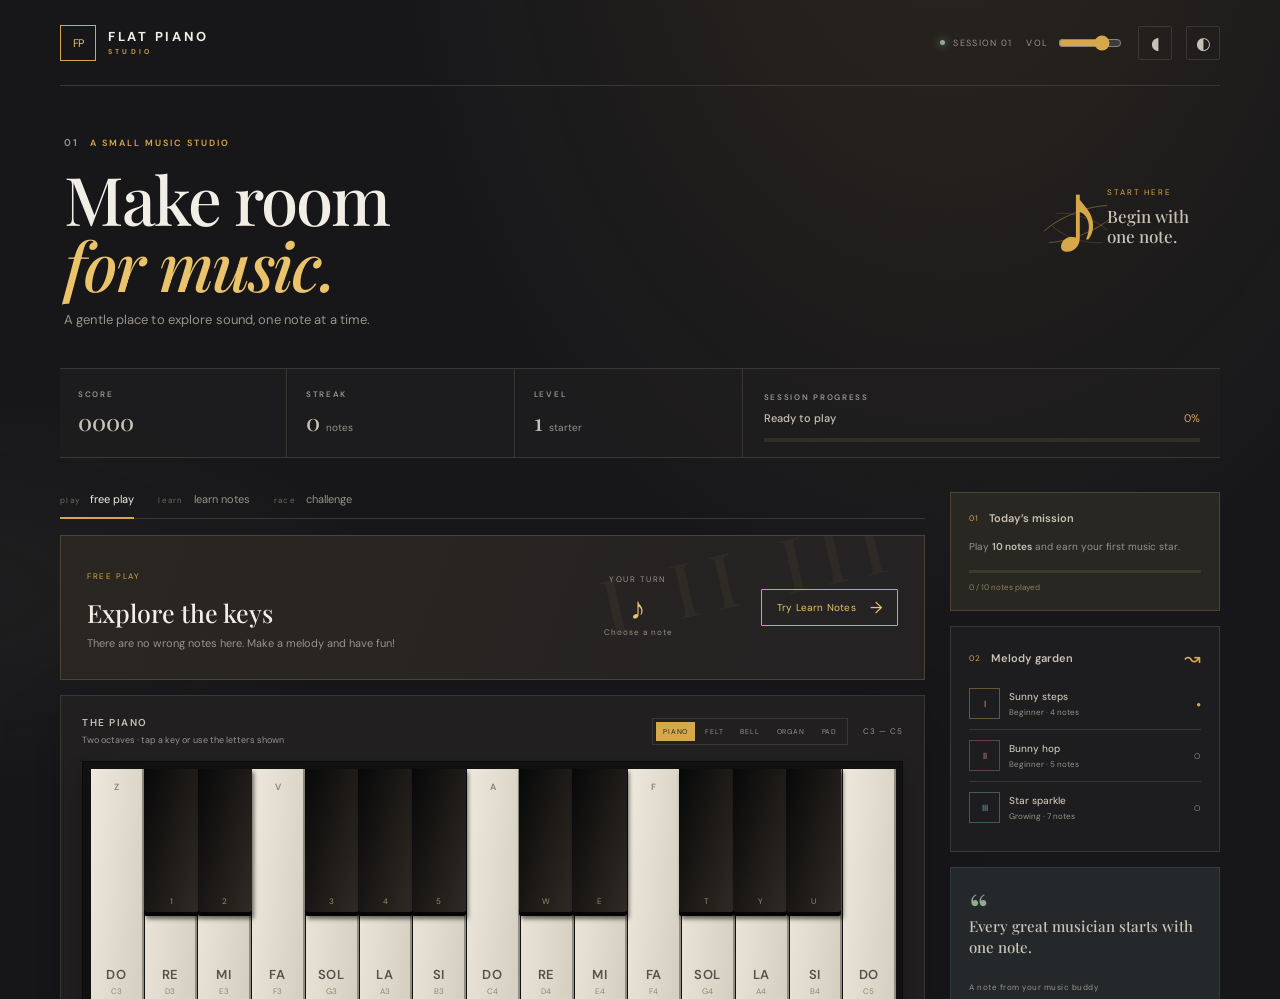
<file: index.html>
<!doctype html>
<html lang="en">
<head>
    <meta charset="utf-8">
    <meta name="viewport" content="width=device-width, initial-scale=1">
    <meta http-equiv="refresh" content="0; url=Piano_html5/">
    <link rel="canonical" href="Piano_html5/">
    <title>Flat Piano Studio</title>
</head>
<body>
    <p><a href="Piano_html5/">Open Flat Piano Studio</a></p>
</body>
</html>
</file>
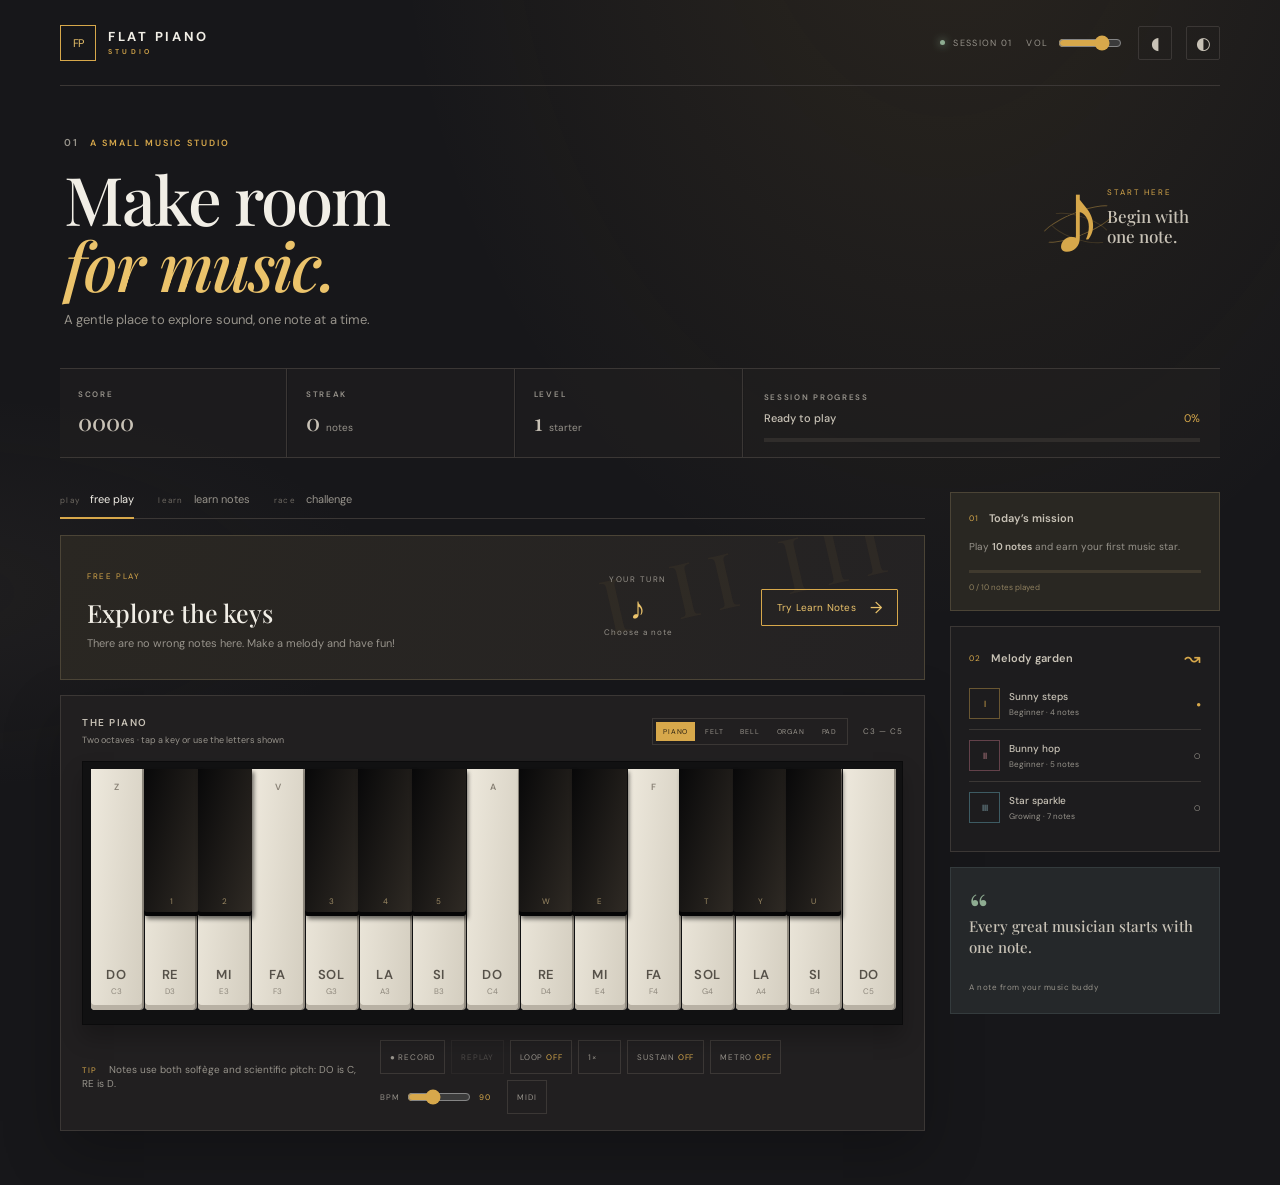
<file: Piano_html5/index.html>
﻿<!DOCTYPE html>
<html lang="en">
<head>
    <meta charset="UTF-8">
    <meta name="viewport" content="width=device-width, initial-scale=1, viewport-fit=cover">
    <meta name="theme-color" content="#17171b">
    <meta name="description" content="Flat Piano — a quiet place to play, learn, and make music.">
    <link rel="icon" href="icon-256.png" sizes="256x256">
    <link rel="apple-touch-icon" href="icon-256.png">
    <link rel="manifest" href="manifest.json">
    <link rel="stylesheet" href="styles.css">
    <title>Flat Piano — Studio</title>
</head>
<body>
    <div class="app-shell">
        <header class="topbar">
            <a class="brand" href="#piano" aria-label="Jump to the piano">
                <span class="brand-mark">FP</span>
                <span class="brand-name">FLAT PIANO<small>STUDIO</small></span>
            </a>
            <div class="topbar-actions">
                <span class="session-status"><i></i> SESSION 01</span>
                <div class="sound-control">
                    <label for="volume">VOL</label>
                    <input id="volume" type="range" min="0" max="100" value="75" aria-label="Volume">
                </div>
                <button class="icon-button" id="sound-toggle" type="button" aria-label="Mute sound" title="Mute sound">◖</button>
                <button class="icon-button" id="theme-toggle" type="button" aria-label="Use light theme" title="Use light theme">◐</button>
            </div>
        </header>

        <main class="dashboard">
            <section class="welcome-row">
                <div class="hero-copy">
                    <p class="eyebrow"><span>01</span> A SMALL MUSIC STUDIO</p>
                    <h1>Make room<br><em>for music.</em></h1>
                    <p class="intro">A gentle place to explore sound, one note at a time.</p>
                </div>
                <div class="hero-note" aria-hidden="true">
                    <span class="note-ring ring-one"></span>
                    <span class="note-ring ring-two"></span>
                    <span class="hero-note-symbol">♪</span>
                    <small>START HERE</small>
                    <strong>Begin with<br>one note.</strong>
                </div>
            </section>

            <section class="stats-row" aria-label="Session stats">
                <article class="stat-card score-card">
                    <span class="stat-caption">SCORE</span>
                    <strong id="score">0000</strong>
                </article>
                <article class="stat-card streak-card">
                    <span class="stat-caption">STREAK</span>
                    <strong id="streak">0 <i>notes</i></strong>
                </article>
                <article class="stat-card level-card">
                    <span class="stat-caption">LEVEL</span>
                    <strong id="level">1 <i>starter</i></strong>
                </article>
                <div class="xp-card">
                    <div><span><small>SESSION PROGRESS</small><strong id="xp-label">Ready to play</strong></span><span id="xp-percent">0%</span></div>
                    <div class="progress-track"><span id="xp-bar"></span></div>
                </div>
            </section>

            <section class="game-layout">
                <div class="play-column">
                    <div class="mode-tabs" role="tablist" aria-label="Game modes">
                        <button class="mode-tab active" data-mode="free" role="tab" aria-selected="true" type="button"><span>PLAY</span> Free play</button>
                        <button class="mode-tab" data-mode="learn" role="tab" aria-selected="false" tabindex="-1" type="button"><span>LEARN</span> Learn notes</button>
                        <button class="mode-tab" data-mode="challenge" role="tab" aria-selected="false" tabindex="-1" type="button"><span>RACE</span> Challenge</button>
                    </div>

                    <div class="lesson-panel" id="lesson-panel">
                        <div class="lesson-copy">
                            <span class="level-badge" id="mode-badge">FREE PLAY</span>
                            <h2 id="mode-title">Explore the keys</h2>
                            <p id="mode-description">There are no wrong notes here. Make a melody and have fun.</p>
                        </div>
                        <div class="target-area">
                            <span class="target-caption" id="target-caption">YOUR TURN</span>
                            <div class="target-note" id="target-note"><strong>♪</strong><small>Choose a note</small></div>
                            <div class="note-dots" id="note-dots" aria-label="Melody progress"></div>
                        </div>
                        <button class="primary-button" id="round-button" type="button">Try Learn Notes <span>→</span></button>
                    </div>

                    <div class="piano-card">
                        <div class="piano-heading">
                            <span><strong>THE PIANO</strong><small>Two octaves · tap a key or use the letters shown</small></span>
                            <div class="piano-tools">
                                <div class="voice-switch" role="group" aria-label="Instrument sound">
                                    <button class="voice-option active" data-voice="piano" type="button">PIANO</button>
                                    <button class="voice-option" data-voice="felt" type="button">FELT</button>
                                    <button class="voice-option" data-voice="bell" type="button">BELL</button>
                                    <button class="voice-option" data-voice="organ" type="button">ORGAN</button>
                                    <button class="voice-option" data-voice="pad" type="button">PAD</button>
                                </div>
                                <span class="key-guide"><span class="range-label">C3 — C5</span></span>
                            </div>
                        </div>
                        <p class="keyboard-help" id="keyboard-help">Play C3 to C5 with the computer keys shown, a pointer, touch, or a connected MIDI keyboard.</p>
                        <div class="piano" id="piano" role="group" aria-label="Interactive piano keyboard" aria-describedby="keyboard-help">
                            <div class="white-keys">
                                <button class="piano-key white-key" data-note="do" data-key="a" aria-label="Do, keyboard A"><span class="key-letter">A</span><strong>DO</strong><small>C4</small></button>
                                <button class="piano-key white-key" data-note="re" data-key="s" aria-label="Re, keyboard S"><span class="key-letter">S</span><strong>RE</strong><small>D4</small></button>
                                <button class="piano-key white-key" data-note="mi" data-key="d" aria-label="Mi, keyboard D"><span class="key-letter">D</span><strong>MI</strong><small>E4</small></button>
                                <button class="piano-key white-key" data-note="fa" data-key="f" aria-label="Fa, keyboard F"><span class="key-letter">F</span><strong>FA</strong><small>F4</small></button>
                                <button class="piano-key white-key" data-note="sol" data-key="g" aria-label="Sol, keyboard G"><span class="key-letter">G</span><strong>SOL</strong><small>G4</small></button>
                                <button class="piano-key white-key" data-note="la" data-key="h" aria-label="La, keyboard H"><span class="key-letter">H</span><strong>LA</strong><small>A4</small></button>
                                <button class="piano-key white-key" data-note="si" data-key="j" aria-label="Si, keyboard J"><span class="key-letter">J</span><strong>SI</strong><small>B4</small></button>
                                <button class="piano-key white-key" data-note="do_h" data-key="k" aria-label="High Do, keyboard K"><span class="key-letter">K</span><strong>DO</strong><small>C5</small></button>
                            </div>
                            <div class="black-keys">
                                <button class="piano-key black-key black-1" data-note="do_th" data-key="w" aria-label="Sharp Do, keyboard W"><span>W</span></button>
                                <button class="piano-key black-key black-2" data-note="re_th" data-key="e" aria-label="Sharp Re, keyboard E"><span>E</span></button>
                                <button class="piano-key black-key black-3" data-note="fa_th" data-key="t" aria-label="Sharp Fa, keyboard T"><span>T</span></button>
                                <button class="piano-key black-key black-4" data-note="sol_th" data-key="y" aria-label="Sharp Sol, keyboard Y"><span>Y</span></button>
                                <button class="piano-key black-key black-5" data-note="la_th" data-key="u" aria-label="Sharp La, keyboard U"><span>U</span></button>
                            </div>
                        </div>
                        <div class="piano-footer">
                            <p class="piano-tip"><span>TIP</span> Notes use both solfège and scientific pitch: DO is C, RE is D.</p>
                            <div class="practice-tools">
                                <button class="practice-button" id="record-toggle" type="button" aria-pressed="false">● RECORD</button>
                                <button class="practice-button" id="replay-button" type="button" disabled>REPLAY</button>
                                <button class="practice-button" id="loop-toggle" type="button" aria-pressed="false">LOOP <i>OFF</i></button>
                                <select class="speed-select" id="replay-speed" aria-label="Replay speed">
                                    <option value="1">1×</option>
                                    <option value="0.75">0.75×</option>
                                    <option value="0.5">0.5×</option>
                                </select>
                                <button class="sustain-button" id="sustain-toggle" type="button" aria-pressed="false">SUSTAIN <i>OFF</i></button>
                                <button class="practice-button" id="metronome-toggle" type="button" aria-pressed="false">METRO <i>OFF</i></button>
                                <label class="tempo-control" for="tempo">BPM <input id="tempo" type="range" min="50" max="160" value="90"><output id="tempo-value">90</output></label>
                                <button class="practice-button" id="midi-toggle" type="button">MIDI</button>
                            </div>
                        </div>
                    </div>
                </div>

                <aside class="side-column">
                    <div class="side-card welcome-card">
                        <div class="card-heading"><span class="card-number">01</span><strong>Today’s mission</strong></div>
                        <p>Play <strong>10 notes</strong> and earn your first music star.</p>
                        <div class="mission-progress"><span id="mission-bar"></span></div>
                        <small id="mission-label">0 / 10 notes played</small>
                    </div>
                    <div class="side-card songs-card">
                        <div class="card-heading"><span class="card-number">02</span><strong>Melody garden</strong><button type="button" id="shuffle-song" aria-label="Shuffle melody">↝</button></div>
                        <button class="song-option selected" data-song="sunrise" type="button"><span class="song-icon yellow">I</span><span><strong>Sunny steps</strong><small>Beginner · 4 notes</small></span><span class="song-check">●</span></button>
                        <button class="song-option" data-song="bunny" type="button"><span class="song-icon pink">II</span><span><strong>Bunny hop</strong><small>Beginner · 5 notes</small></span><span class="song-lock">○</span></button>
                        <button class="song-option" data-song="stars" type="button"><span class="song-icon blue">III</span><span><strong>Star sparkle</strong><small>Growing · 7 notes</small></span><span class="song-lock">○</span></button>
                    </div>
                    <div class="side-card encouragement-card">
                        <span class="quote-mark">“</span>
                        <p id="encouragement">Every great musician starts with one note.</p>
                        <span class="quote-author">A note from your music buddy</span>
                    </div>
                </aside>
            </section>
        </main>
        <div class="toast" id="toast" role="status" aria-live="polite"></div>
        <div class="summary-modal" id="summary-modal" hidden>
            <div class="summary-card" role="dialog" aria-modal="true" aria-labelledby="summary-title" aria-describedby="summary-copy" tabindex="-1">
                <button class="summary-close" id="summary-close" type="button" aria-label="Close summary">×</button>
                <p class="eyebrow"><span>SESSION COMPLETE</span></p>
                <h2 id="summary-title">A lovely little performance.</h2>
                <p id="summary-copy">Here is how your practice went.</p>
                <div class="summary-stats">
                    <span><small>ACCURACY</small><strong id="summary-accuracy">0%</strong></span>
                    <span><small>NOTES</small><strong id="summary-notes">0</strong></span>
                    <span><small>BEST STREAK</small><strong id="summary-streak">0</strong></span>
                </div>
                <button class="primary-button" id="summary-replay" type="button">Play it again <span>→</span></button>
            </div>
        </div>
    </div>
    <script src="app.js"></script>
</body>
</html>
</file>
<file: Piano_html5/styles.css>
@import url("https://fonts.googleapis.com/css2?family=DM+Sans:wght@400;500;600;700&family=Playfair+Display:ital,wght@0,500;0,600;1,500;1,600&display=swap");

:root {
    --ink: #f1eee6;
    --muted: #97938b;
    --soft: #c8c2b6;
    --gold: #d7a84b;
    --gold-bright: #ebc36b;
    --gold-ink: #2a2112;
    --surface: #211f20;
    --surface-2: #292728;
    --surface-3: #302d2b;
    --line: #3b3735;
    --green: #8eac91;
    --pink: #c4828e;
    --blue: #82a5b0;
    --shadow: 0 22px 55px rgba(0, 0, 0, .24);
    --font-body: "DM Sans", "Avenir Next", sans-serif;
    --font-display: "Playfair Display", Georgia, serif;
}

* { box-sizing: border-box; }
html { min-width: 320px; background: #17171a; }
body {
    margin: 0;
    min-width: 320px;
    color: var(--ink);
    background:
        radial-gradient(ellipse at 74% -15%, rgba(215, 168, 75, .10), transparent 35rem),
        radial-gradient(ellipse at -5% 50%, rgba(125, 110, 92, .08), transparent 28rem),
        #17171a;
    font-family: var(--font-body);
    -webkit-font-smoothing: antialiased;
}
body::before { content: ""; position: fixed; inset: 0; z-index: -1; opacity: .19; pointer-events: none; background-image: url("data:image/svg+xml,%3Csvg viewBox='0 0 140 140' xmlns='http://www.w3.org/2000/svg'%3E%3Cfilter id='n'%3E%3CfeTurbulence type='fractalNoise' baseFrequency='.85' numOctaves='4' stitchTiles='stitch'/%3E%3C/filter%3E%3Crect width='100%25' height='100%25' filter='url(%23n)' opacity='.14'/%3E%3C/svg%3E"); }
button, input, select { font: inherit; }
button { color: inherit; }
button:focus-visible, input:focus-visible, select:focus-visible, a:focus-visible { outline: 2px solid var(--gold-bright); outline-offset: 3px; }

.app-shell { min-height: 100vh; overflow: hidden; }
.topbar, .dashboard { width: min(1160px, calc(100% - 56px)); margin: 0 auto; }
.topbar { height: 86px; display: flex; align-items: center; justify-content: space-between; border-bottom: 1px solid var(--line); }
.brand { display: flex; align-items: center; gap: 12px; color: var(--ink); text-decoration: none; }
.brand-mark { display: grid; width: 36px; height: 36px; place-items: center; border: 1px solid var(--gold); color: var(--gold-bright); font-size: 11px; letter-spacing: -.5px; }
.brand-name { display: flex; flex-direction: column; font-size: 13px; font-weight: 700; letter-spacing: 2.7px; line-height: 1.1; }
.brand-name small { margin-top: 4px; color: var(--gold); font-size: 7px; font-weight: 600; letter-spacing: 3.2px; }
.topbar-actions { display: flex; align-items: center; gap: 14px; }
.session-status { display: flex; align-items: center; gap: 8px; color: var(--muted); font-size: 9px; letter-spacing: 1.3px; }
.session-status i { width: 5px; height: 5px; border-radius: 50%; background: var(--green); box-shadow: 0 0 9px var(--green); }
.sound-control { display: flex; align-items: center; gap: 8px; color: var(--muted); font-size: 9px; letter-spacing: 1.2px; }
.sound-control input { width: 64px; accent-color: var(--gold); cursor: pointer; }
.icon-button { display: grid; width: 34px; height: 34px; place-items: center; border: 1px solid var(--line); border-radius: 2px; color: var(--soft); background: transparent; cursor: pointer; font-size: 17px; transition: border-color .2s, color .2s; }
.icon-button:hover { border-color: var(--gold); color: var(--gold-bright); }

.welcome-row { display: flex; align-items: center; justify-content: space-between; min-height: 270px; padding: 50px 4px 40px; }
.eyebrow { display: flex; align-items: center; gap: 11px; margin: 0 0 17px; color: var(--gold); font-size: 9px; font-weight: 600; letter-spacing: 2px; }
.eyebrow span { color: var(--muted); font-size: 10px; }
h1, h2, p { margin-top: 0; }
h1 { margin-bottom: 14px; font: 500 clamp(42px, 6vw, 67px)/.98 var(--font-display); letter-spacing: -2px; }
h1 em { color: var(--gold-bright); font-style: italic; }
.intro { margin: 0; color: var(--muted); font-size: 13px; letter-spacing: .1px; }
.hero-note { position: relative; width: 165px; min-height: 135px; padding: 22px 0 0 56px; color: var(--soft); }
.hero-note-symbol { position: absolute; left: 0; top: 3px; color: var(--gold); font: 500 104px/.8 var(--font-display); }
.note-ring { position: absolute; left: -13px; top: 47px; width: 80px; height: 24px; border: 1px solid rgba(215,168,75,.42); border-left-color: transparent; border-right-color: transparent; border-radius: 50%; transform: rotate(-22deg); }
.ring-two { left: -4px; top: 51px; width: 65px; opacity: .45; transform: rotate(18deg); }
.hero-note small { display: block; margin-bottom: 9px; color: var(--gold); font-size: 8px; letter-spacing: 1.9px; }.hero-note strong { display: block; font: 500 17px/1.2 var(--font-display); }

.stats-row { display: grid; grid-template-columns: 1fr 1fr 1fr 2.1fr; gap: 1px; margin-bottom: 34px; border-top: 1px solid var(--line); border-bottom: 1px solid var(--line); }
.stat-card, .xp-card { min-height: 78px; border-right: 1px solid var(--line); background: rgba(33,31,32,.55); }
.stat-card { display: flex; flex-direction: column; justify-content: center; padding: 13px 18px; }
.stat-caption, .xp-card small { color: var(--muted); font-size: 8px; font-weight: 600; letter-spacing: 1.7px; }
.stat-card strong { display: block; margin-top: 7px; color: var(--soft); font: 500 23px var(--font-display); }.stat-card i { color: var(--muted); font: 400 10px var(--font-body); font-style: normal; }
.xp-card { border-right: 0; padding: 15px 20px; }.xp-card > div:first-child { display: flex; justify-content: space-between; align-items: end; }.xp-card strong { display: block; margin-top: 6px; color: var(--soft); font-size: 11px; font-weight: 500; }.xp-card > div:first-child > span:last-child { color: var(--gold); font-size: 11px; }
.progress-track, .mission-progress { height: 4px; overflow: hidden; background: var(--surface-3); }.progress-track { margin-top: 13px; }.progress-track span, .mission-progress span { display: block; height: 100%; width: 0; background: var(--gold); transition: width .5s ease; }

.game-layout { display: grid; grid-template-columns: minmax(0, 1fr) 270px; gap: 25px; padding-bottom: 54px; }
.play-column { min-width: 0; }.mode-tabs { display: flex; gap: 24px; margin-bottom: 16px; border-bottom: 1px solid var(--line); }
.mode-tab { position: relative; padding: 0 0 12px; border: 0; color: var(--muted); background: transparent; cursor: pointer; font-size: 11px; text-transform: lowercase; transition: color .2s; }.mode-tab span { margin-right: 7px; color: #6e6962; font-size: 8px; letter-spacing: 1.3px; }.mode-tab:hover, .mode-tab.active { color: var(--ink); }.mode-tab.active::after { content: ""; position: absolute; right: 0; bottom: -1px; left: 0; height: 2px; background: var(--gold); }

.lesson-panel { display: grid; grid-template-columns: 1.7fr .8fr auto; align-items: center; gap: 22px; min-height: 145px; margin-bottom: 15px; padding: 23px 26px; overflow: hidden; border: 1px solid #4b4436; background: linear-gradient(110deg, #2a2722, #242223); position: relative; }
.lesson-panel::after { content: "I  II  III"; position: absolute; right: 23px; top: -15px; color: rgba(215,168,75,.055); font: 500 76px var(--font-display); letter-spacing: 13px; transform: rotate(-13deg); pointer-events: none; }
.lesson-copy, .target-area, .primary-button { position: relative; z-index: 1; }.level-badge { display: inline-block; color: var(--gold); font-size: 8px; letter-spacing: 1.6px; }
.lesson-panel h2 { margin: 12px 0 6px; font: 500 25px var(--font-display); }.lesson-panel p { max-width: 310px; margin: 0; color: var(--muted); font-size: 11px; line-height: 1.55; }
.target-area { text-align: center; }.target-caption { color: var(--muted); font-size: 8px; letter-spacing: 1.5px; }.target-note { min-width: 78px; margin: 4px 0 7px; color: var(--gold-bright); }.target-note strong { display: block; font: 500 31px/1 var(--font-display); }.target-note small { display: block; margin-top: 5px; color: var(--muted); font-size: 8px; letter-spacing: 1px; }.note-dots { display: flex; justify-content: center; gap: 5px; min-height: 5px; }.note-dots span { display: block; width: 5px; height: 5px; border-radius: 50%; background: #625945; }.note-dots span.done { background: var(--gold); }.note-dots span.current { background: var(--gold-bright); box-shadow: 0 0 0 3px rgba(235,195,107,.15); }
.primary-button { display: flex; align-items: center; gap: 14px; padding: 11px 15px; border: 1px solid var(--gold); border-radius: 1px; color: var(--gold-bright); background: transparent; cursor: pointer; font-size: 10px; letter-spacing: .2px; white-space: nowrap; transition: background .2s, color .2s; }.primary-button:hover { color: var(--gold-ink); background: var(--gold); }.primary-button span { font-size: 16px; line-height: 0; }

.piano-card { padding: 20px 21px 16px; border: 1px solid var(--line); background: var(--surface); box-shadow: var(--shadow); }
.piano-heading { display: flex; align-items: center; justify-content: space-between; gap: 15px; margin-bottom: 15px; }.piano-heading strong { display: block; color: var(--soft); font-size: 10px; font-weight: 600; letter-spacing: 1.5px; }.piano-heading small { display: block; margin-top: 5px; color: var(--muted); font-size: 9px; }.piano-tools { display: flex; align-items: center; gap: 15px; }.voice-switch { display: flex; gap: 3px; padding: 3px; border: 1px solid var(--line); }.voice-option { padding: 5px 7px; border: 0; color: var(--muted); background: transparent; cursor: pointer; font-size: 7px; letter-spacing: .8px; }.voice-option.active { color: var(--gold-ink); background: var(--gold); }.key-guide { display: flex; gap: 3px; }.range-label { color: var(--muted); font-size: 8px; letter-spacing: 1px; }
.keyboard-help { position: absolute; width: 1px; height: 1px; padding: 0; margin: -1px; overflow: hidden; clip: rect(0, 0, 0, 0); white-space: nowrap; border: 0; }
.piano { height: 264px; padding: 0 4px 14px; overflow-x: auto; overflow-y: hidden; border: 1px solid #0b0b0c; background: #111112; position: relative; box-shadow: 0 13px 20px rgba(0,0,0,.23); scrollbar-color: var(--gold) #111112; scrollbar-width: thin; }.white-keys { display: flex; width: max(100%, 720px); height: 100%; gap: 3px; padding: 7px 4px 0; }.piano-key { touch-action: manipulation; -webkit-tap-highlight-color: transparent; user-select: none; cursor: pointer; }
.white-key { position: relative; flex: 1; display: flex; flex-direction: column; align-items: center; justify-content: flex-end; min-width: 0; padding: 0 3px 14px; border: 0; border-radius: 0 0 4px 4px; color: #565149; background: linear-gradient(95deg, #eee9dd, #d4cec0); box-shadow: inset 0 -5px 0 #b8b1a4, 2px 0 0 #918b80; transition: transform .08s, background .08s, box-shadow .08s; }.white-key:hover { background: #f5f0e5; }.white-key:active, .white-key.pressed { transform: translateY(4px); color: #695325; background: var(--gold-bright); box-shadow: inset 0 -1px 0 #af7c25, 2px 0 0 #a89165; }
.white-key strong { font: 600 clamp(9px, 1.7vw, 13px) var(--font-body); letter-spacing: .6px; }.white-key small { margin-top: 3px; color: #8d877c; font-size: 8px; }.key-letter { position: absolute; top: 12px; color: #888175; font-size: 9px; font-weight: 600; }
.black-keys { position: absolute; top: 7px; left: 8px; width: max(calc(100% - 16px), 704px); height: 56%; pointer-events: none; }.black-key { position: absolute; top: 0; left: calc((var(--white-index) + .5) * 100% / 15 - 3.4%); width: 6.8%; height: 100%; display: grid; place-items: end center; padding-bottom: 10px; border: 0; border-radius: 0 0 3px 3px; color: #9d8b66; background: linear-gradient(105deg, #080809, #302b25); box-shadow: inset 0 -4px 0 #050506, 2px 3px 4px rgba(0,0,0,.55); pointer-events: auto; transition: transform .08s, background .08s; }.black-key:hover { background: #464035; }.black-key:active, .black-key.pressed { transform: translateY(4px); color: var(--gold-bright); background: #9a742c; box-shadow: inset 0 -1px 0 #684817; }.black-key span { font-size: 8px; }
.piano-footer { display: flex; align-items: center; justify-content: space-between; gap: 15px; }.piano-tip { margin: 15px 0 0; color: var(--muted); font-size: 10px; line-height: 1.45; text-align: start; }.piano-tip span { margin-right: 8px; color: var(--gold); font-size: 8px; letter-spacing: 1.2px; }.practice-tools { display: flex; align-items: center; flex-wrap: wrap; gap: 6px; margin-top: 15px; }.practice-button, .sustain-button, .speed-select { min-height: 34px; padding: 7px 9px; border: 1px solid var(--line); color: var(--muted); background: transparent; cursor: pointer; font-size: 8px; letter-spacing: .8px; white-space: nowrap; }.practice-button:hover, .sustain-button:hover { border-color: var(--gold); color: var(--gold-bright); }.practice-button.recording { border-color: var(--pink); color: var(--pink); }.practice-button:disabled { cursor: not-allowed; opacity: .35; }.sustain-button i, .practice-button i { color: var(--gold); font-style: normal; }.sustain-button.on, .practice-button.on { border-color: var(--gold); color: var(--gold-bright); }.speed-select { appearance: none; padding-right: 8px; }.tempo-control { display: flex; min-height: 34px; align-items: center; gap: 6px; color: var(--muted); font-size: 8px; letter-spacing: .8px; }.tempo-control input { width: 64px; accent-color: var(--gold); }.tempo-control output { min-width: 22px; color: var(--gold); }

.side-column { display: flex; flex-direction: column; gap: 15px; }.side-card { padding: 18px; border: 1px solid var(--line); background: rgba(33,31,32,.72); }.card-heading { display: flex; align-items: center; gap: 10px; margin-bottom: 14px; }.card-heading strong { color: var(--soft); font-size: 11px; font-weight: 600; }.card-number { color: var(--gold); font-size: 8px; letter-spacing: 1px; }.card-heading button { margin-left: auto; padding: 0; border: 0; color: var(--gold); background: none; cursor: pointer; font-size: 20px; }
.welcome-card { border-color: #4b4436; background: #292722; }.welcome-card p { margin-bottom: 15px; color: var(--muted); font-size: 10px; line-height: 1.6; }.welcome-card p strong { color: var(--soft); font-weight: 600; }.mission-progress { height: 3px; background: #403a2e; }.mission-progress span { background: var(--gold); }.welcome-card > small { display: block; margin-top: 9px; color: #8f805f; font-size: 8px; }
.songs-card .card-heading { margin-bottom: 7px; }.song-option { display: flex; align-items: center; width: 100%; gap: 9px; padding: 10px 0; border: 0; border-bottom: 1px solid var(--line); background: transparent; text-align: left; cursor: pointer; }.song-option:last-child { border-bottom: 0; }.song-option:disabled { cursor: not-allowed; opacity: .38; }.song-icon { display: grid; width: 31px; height: 31px; place-items: center; border: 1px solid; font-size: 9px; }.song-icon.yellow { color: var(--gold); border-color: #695632; }.song-icon.pink { color: var(--pink); border-color: #63414a; }.song-icon.blue { color: var(--blue); border-color: #3d5b63; }.song-option > span:nth-child(2) { flex: 1; }.song-option strong, .song-option small { display: block; }.song-option strong { color: var(--soft); font-size: 10px; font-weight: 500; }.song-option small { margin-top: 4px; color: var(--muted); font-size: 8px; }.song-check { color: var(--gold); font-size: 8px; }.song-lock { color: var(--muted); font-size: 13px; }
.encouragement-card { min-height: 146px; background: #25282a; border-color: #343b3d; }.quote-mark { display: block; height: 30px; color: var(--green); font: 500 45px/1 var(--font-display); }.encouragement-card p { margin: 0 0 17px; color: var(--soft); font: 500 15px/1.35 var(--font-display); }.quote-author { color: var(--muted); font-size: 8px; letter-spacing: .5px; }
.toast { position: fixed; z-index: 5; left: 50%; bottom: 25px; padding: 11px 17px; border: 1px solid var(--gold); color: var(--gold-bright); background: #24211b; box-shadow: 0 10px 30px rgba(0,0,0,.35); font-size: 10px; font-weight: 600; opacity: 0; pointer-events: none; transform: translate(-50%, 15px); transition: .25s ease; }.toast.show { opacity: 1; transform: translate(-50%, 0); }
.summary-modal { position: fixed; z-index: 10; inset: 0; display: grid; place-items: center; padding: 20px; background: rgba(10, 10, 12, .72); backdrop-filter: blur(5px); }.summary-modal[hidden] { display: none; }.summary-card { width: min(390px, 100%); padding: 32px; border: 1px solid #5a4b30; background: #252321; box-shadow: 0 25px 70px rgba(0,0,0,.45); position: relative; }.summary-close { position: absolute; top: 13px; right: 15px; border: 0; color: var(--muted); background: transparent; cursor: pointer; font-size: 24px; }.summary-card h2 { margin: 15px 0 8px; color: var(--ink); font: 500 26px/1.14 var(--font-display); }.summary-card > p:nth-of-type(2) { color: var(--muted); font-size: 11px; }.summary-stats { display: grid; grid-template-columns: repeat(3, 1fr); gap: 1px; margin: 22px 0; border-top: 1px solid var(--line); border-bottom: 1px solid var(--line); }.summary-stats span { padding: 13px 4px; text-align: center; }.summary-stats span + span { border-left: 1px solid var(--line); }.summary-stats small { display: block; color: var(--muted); font-size: 7px; letter-spacing: 1px; }.summary-stats strong { display: block; margin-top: 6px; color: var(--gold-bright); font: 500 22px var(--font-display); }.summary-card .primary-button { width: 100%; justify-content: space-between; }
.sparkle-pop { position: absolute; z-index: 2; left: var(--x); top: var(--y); color: var(--gold-bright); font-size: 14px; pointer-events: none; animation: rise .7s var(--delay) ease-out both; }.lesson-panel.mistake { animation: shake .28s ease-out; }
@keyframes rise { from { opacity: 0; transform: translateY(7px) scale(.7); } 25% { opacity: 1; } to { opacity: 0; transform: translateY(-25px) scale(1.15); } }
@keyframes shake { 25% { transform: translateX(-4px); } 75% { transform: translateX(4px); } }

body.dark { --ink: #292526; --muted: #77716b; --soft: #5d5750; --surface: #f8f6f0; --surface-2: #efede6; --surface-3: #dedad1; --line: #dedad1; --green: #527e61; --gold-ink: #fffdf5; background: #f3f1eb; }
body.dark::before { opacity: .08; } body.dark .topbar, body.dark .stat-card, body.dark .xp-card, body.dark .side-card, body.dark .piano-card { background: rgba(255,255,255,.46); } body.dark .brand { color: var(--ink); } body.dark .white-key { background: linear-gradient(95deg, #fffefa, #dedbd3); } body.dark .lesson-panel { background: linear-gradient(110deg, #e9e0cd, #f0ece4); border-color: #d1b878; } body.dark .lesson-panel h2, body.dark .lesson-panel p { color: var(--ink); } body.dark .mode-tab.active { color: var(--ink); } body.dark .welcome-card { background: #f3ebd8; border-color: #d9c99f; } body.dark .encouragement-card { background: #e6efea; border-color: #c7d9ce; } body.dark .toast { color: #6d501d; background: #fff9e9; }

@media (max-width: 900px) { .game-layout { grid-template-columns: 1fr; }.side-column { display: grid; grid-template-columns: repeat(3, 1fr); }.encouragement-card { min-height: 0; } }
@media (max-width: 650px) {
    .topbar, .dashboard { width: min(100% - 28px, 540px); }.topbar { height: 70px; }.session-status, .sound-control { display: none; }.welcome-row { align-items: flex-start; min-height: 255px; padding: 42px 0 28px; }.hero-note { width: 135px; transform: scale(.84); transform-origin: top right; }.stats-row { grid-template-columns: repeat(3, 1fr); }.stat-card { padding: 12px 10px; }.xp-card { grid-column: 1 / -1; min-height: 72px; border-top: 1px solid var(--line); }.mode-tabs { gap: 16px; overflow-x: auto; }.mode-tab { flex: 0 0 auto; }.lesson-panel { grid-template-columns: 1fr auto; gap: 12px; padding: 19px; }.target-area { grid-column: 2; grid-row: 1 / 3; }.primary-button { grid-column: 1; justify-self: start; }.piano-card { padding: 15px 10px 13px; }.piano { height: 222px; }.key-guide { display: none; }.piano-heading { align-items: flex-start; flex-direction: column; }.piano-tools { width: 100%; gap: 0; overflow-x: auto; }.voice-switch { min-width: max-content; }.voice-option { min-height: 34px; padding: 7px 9px; font-size: 7px; }.piano-footer { align-items: flex-start; flex-direction: column; gap: 0; }.practice-tools { margin-top: 7px; }.side-column { display: flex; }
}
@media (max-width: 390px) { h1 { font-size: 39px; }.hero-note { width: 105px; transform: scale(.7); }.piano { height: 192px; }.white-key { padding-bottom: 10px; }.key-letter { top: 9px; }.black-key { padding-bottom: 7px; } }
@media (prefers-reduced-motion: reduce) { *, *::before, *::after { transition-duration: .01ms !important; animation-duration: .01ms !important; } }
</file>
